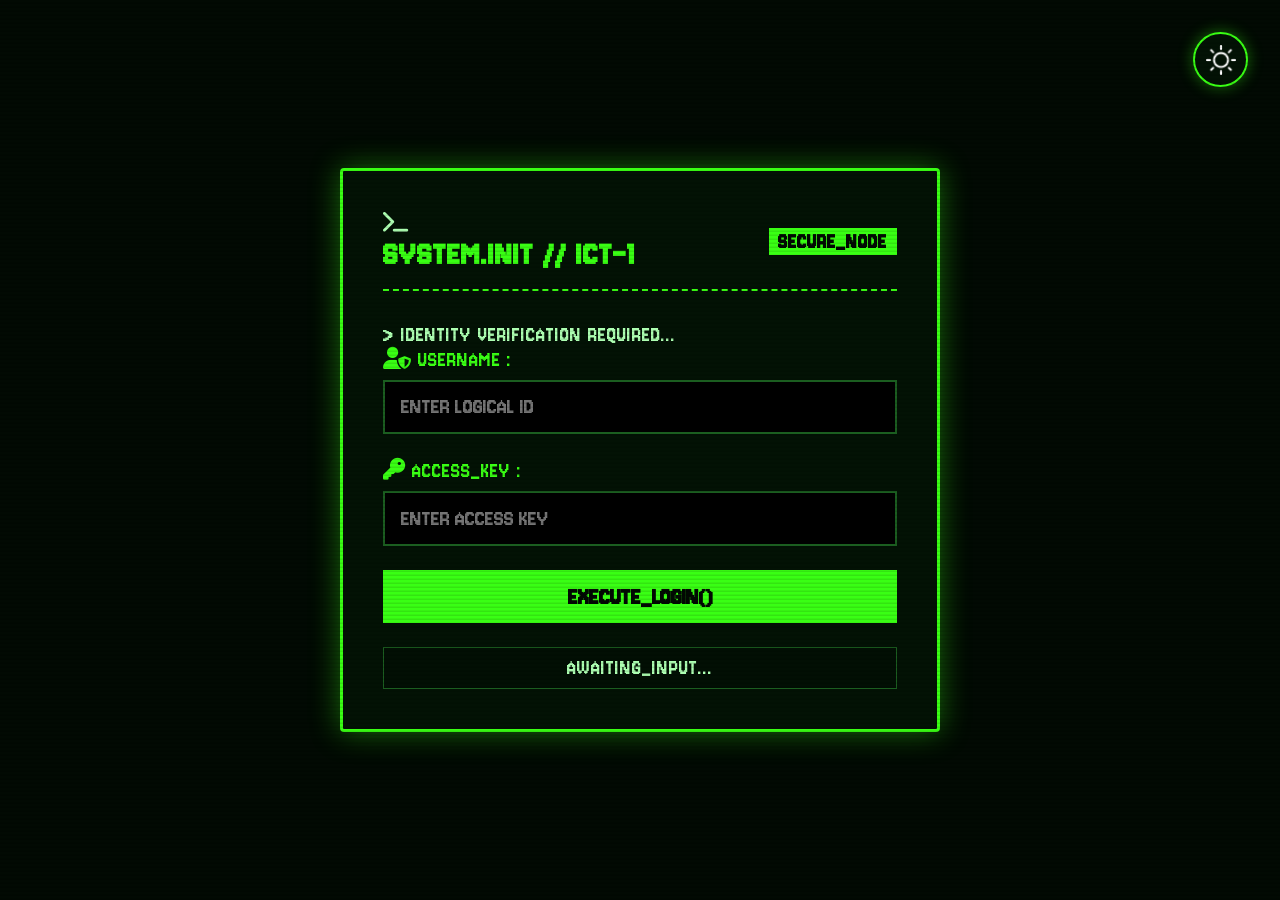
<file: ICT-1-Website/index.html>
<!DOCTYPE html>
<html lang="en" data-theme="dark">
<head>
    <meta charset="UTF-8"/>
    <meta name="viewport" content="width=device-width, initial-scale=1.0"/>
    <title>ICT-1 | Terminal Hub</title>

    <link href="https://fonts.googleapis.com/css2?family=Jersey+10&display=swap" rel="stylesheet">
    <link rel="stylesheet" href="https://cdnjs.cloudflare.com/ajax/libs/font-awesome/6.0.0-beta3/css/all.min.css"/>

    <link rel="stylesheet" href="css/main.css"/>
    <link rel="stylesheet" href="css/animations.css"/>
</head>
<body>

<div class="cyber-grid"></div>
<div class="scanlines"></div>

<canvas id="matrixCanvas"></canvas>

<button id="themeToggle" class="theme-toggle-btn" aria-label="Toggle Interface Mode">
    <img id="toggleIcon" src="assets/sun.png" alt="Theme Icon"/>
</button>

<main class="terminal-card" id="loginCard">
    <header class="terminal-header">
        <div class="matrix-brand">
            <i class="fas fa-terminal"></i>
            <h1 id="terminalTitle">SYSTEM.INIT // ICT-1</h1>
        </div>

        <button id="rosterToggle" class="roster-btn-inline hidden" aria-label="Open Class Roster">
            <img id="rosterIcon" src="assets/users.png" alt="Roster Icon"/>
        </button>

        <span class="status-badge" id="nodeBadge">SECURE_NODE</span>
    </header>

    <section class="login-auth-zone" id="authPanel">
        <div class="terminal-instruction">
            <p class="blink-text">> IDENTITY VERIFICATION REQUIRED...</p>
        </div>

        <div class="cyber-input-group">
            <label for="usernameInput"><i class="fas fa-user-shield"></i> USERNAME :</label>
            <input type="text" id="usernameInput" placeholder="ENTER LOGICAL ID" autocomplete="off"/>
        </div>

        <div class="cyber-input-group">
            <label for="passwordInput"><i class="fas fa-key"></i> ACCESS_KEY :</label>
            <input type="password" id="passwordInput" placeholder="ENTER ACCESS KEY"/>
        </div>

        <button class="cyber-btn" id="loginBtn">
            <span class="btn-glitch-text">EXECUTE_LOGIN()</span>
        </button>

        <div class="terminal-status-output">
            <span id="authStatus">AWAITING_INPUT...</span>
        </div>
    </section>

    <section class="protected-content hidden" id="galleryWrapper">
        <div class="banner-frame">
            <div class="banner-scanline"></div>
            <img src="assets/class_pic.jpg" alt="ICT-1 Master Roster Photo" class="banner-img"/>
            <div class="banner-tag">HOST_NODE_DIRECT: ICT-1_EST_2026</div>
        </div>

        <h2 class="welcome-banner">> ACCESS GRANTED. WELCOME TO THE INNER MATRIX.</h2>
        <div class="events-feed" id="eventsFeed"></div>

        <footer class="controls">
            <button class="cyber-btn-secondary" id="logoutBtn">TERMINATE_SESSION</button>
        </footer>
    </section>

    <section class="roster-zone hidden" id="rosterZone">
        <div class="terminal-instruction">
            <p class="blink-text">> PARSING ARCHIVED STUDENT PROFILES...</p>
        </div>

        <div class="roster-grid" id="rosterGrid"></div>

        <footer class="controls">
            <button class="cyber-btn-secondary" id="backToMainBtn">RETURN_TO_MAIN()</button>
        </footer>
    </section>
</main>

<script type="module" src="js/app.js"></script>
</body>
</html>
</file>
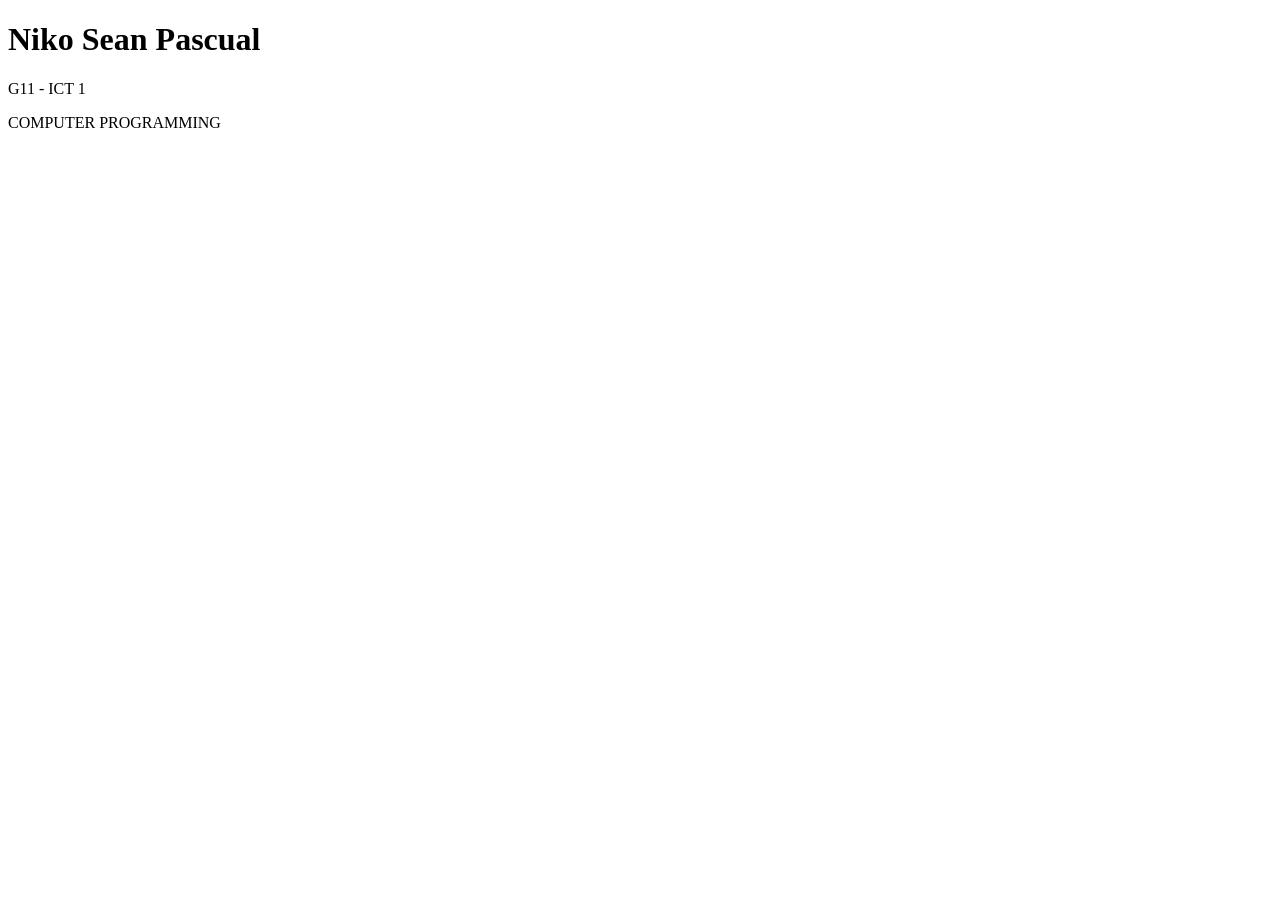
<file: School Project/index.html>
<!DOCTYPE html>
<html lang="en">
<head>
    <meta charset="UTF-8">
    <meta name="viewport" content="width=device-width, initial-scale=1.0">
    <title>Document</title>
</head>
<body>
<h1>Niko Sean Pascual</h1>
<p>G11 - ICT 1</p>
<p>
<p>COMPUTER PROGRAMMING</p>
</body>
</html>
</file>
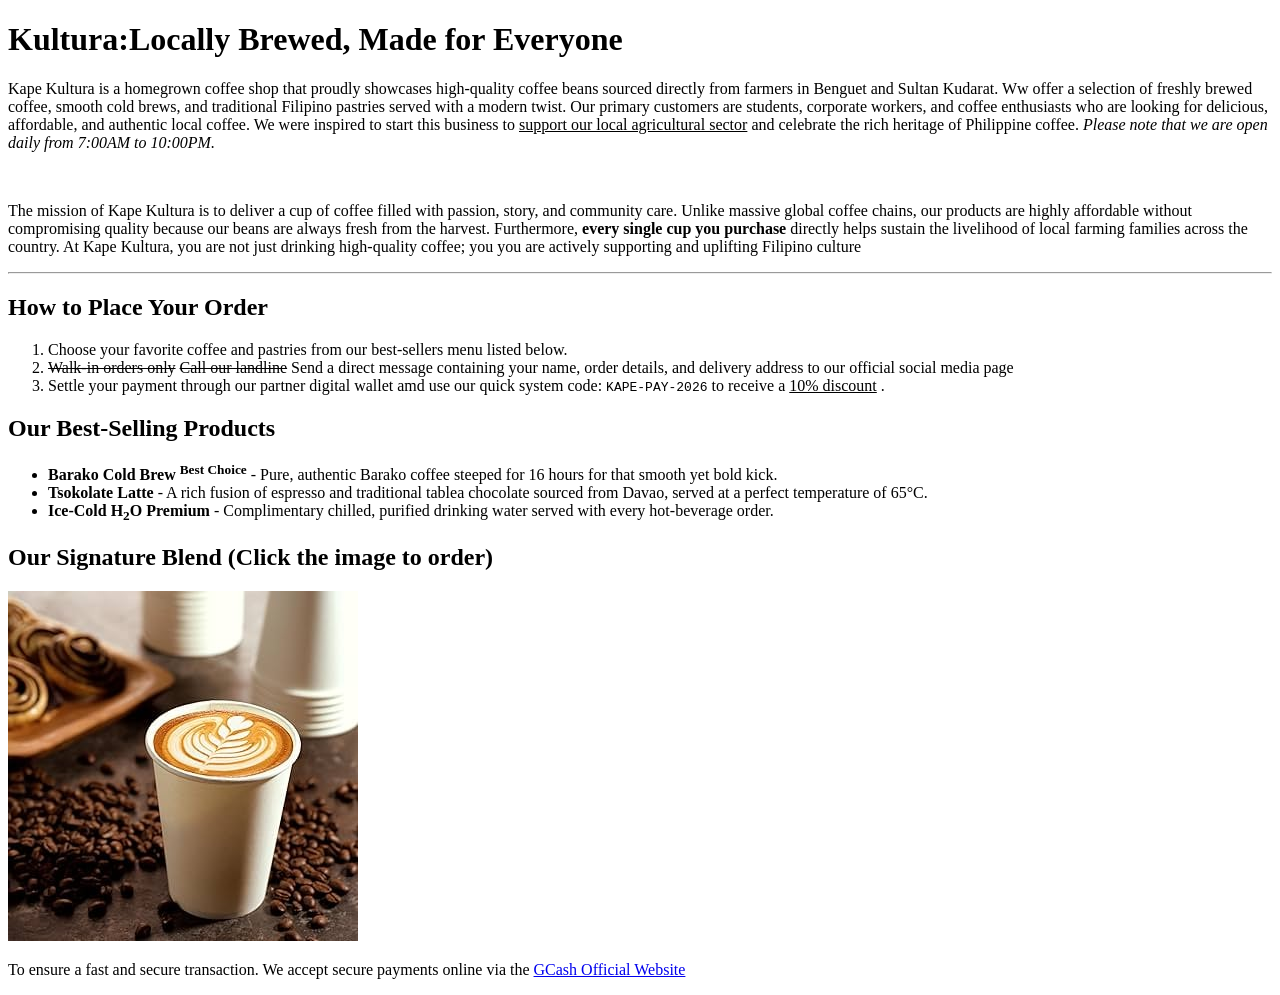
<file: School Project/Pascual_NikoSean.html>
<!DOCTYPE html>
<html lang="en">
<head>
    <meta charset="UTF-8">
    <title>Niko's Project</title>
</head>
<body>
<h1>Kultura:Locally Brewed, Made for Everyone</h1>
<p>Kape Kultura is a homegrown coffee shop that proudly showcases high-quality coffee beans sourced directly from
    farmers in Benguet and Sultan Kudarat. Ww offer a selection of freshly brewed coffee, smooth cold brews, and
    traditional Filipino pastries served with a modern twist. Our primary customers are students, corporate workers,
    and coffee enthusiasts who are looking for delicious, affordable, and authentic local coffee. We were inspired
    to start this business to
    <ins>support our local agricultural sector</ins>
    and celebrate the rich heritage of Philippine coffee.
    <em>Please note that we are open daily from 7:00AM to 10:00PM.</em>
</p>
<br>
<p>The mission of Kape Kultura is to deliver a cup of coffee filled with passion, story, and community care.
    Unlike massive global coffee chains, our products are highly affordable without compromising quality because our
    beans are
    always fresh from the harvest. Furthermore, <b>every single cup you purchase</b> directly helps sustain the
    livelihood
    of local farming families across the country. At Kape Kultura, you are not just drinking high-quality coffee; you
    you are actively supporting and uplifting Filipino culture
</p>
<hr>
<h2>How to Place Your Order</h2>
<ol type="1">
    <li>Choose your favorite coffee and pastries from our best-sellers menu listed below.</li>
    <li>
        <del>Walk-in orders only</del>
        <del>Call our landline</del>
        Send a direct message containing your name, order details, and delivery address to our official social media
        page
    </li>
    <li>Settle your payment through our partner digital wallet amd use our quick system code: <tt>KAPE-PAY-2026</tt> to
        receive a
        <ins>10% discount</ins>
        .
    </li>
</ol>
<h2>Our Best-Selling Products</h2>
<ul>
    <li><b>Barako Cold Brew <sup>Best Choice</sup></b> - Pure, authentic Barako coffee steeped for 16 hours for that
        smooth yet bold kick.
    </li>
    <li><b>Tsokolate Latte</b> - A rich fusion of espresso and traditional tablea chocolate sourced from Davao, served
        at a perfect temperature of 65°C.
    </li>
    <li><b>Ice-Cold H<sub>2</sub>O Premium</b> - Complimentary chilled, purified drinking water served with every
        hot-beverage order.
    </li>
</ul>
<h2>Our Signature Blend (Click the image to order)</h2>
<a href="index.html" target="_blank"><img src="coffee.jpg"></a>
<p>To ensure a fast and secure transaction. We accept secure payments online via the <a href="https://gcash.com/">GCash
    Official
    Website</a></p>
</body>
</html>
</file>
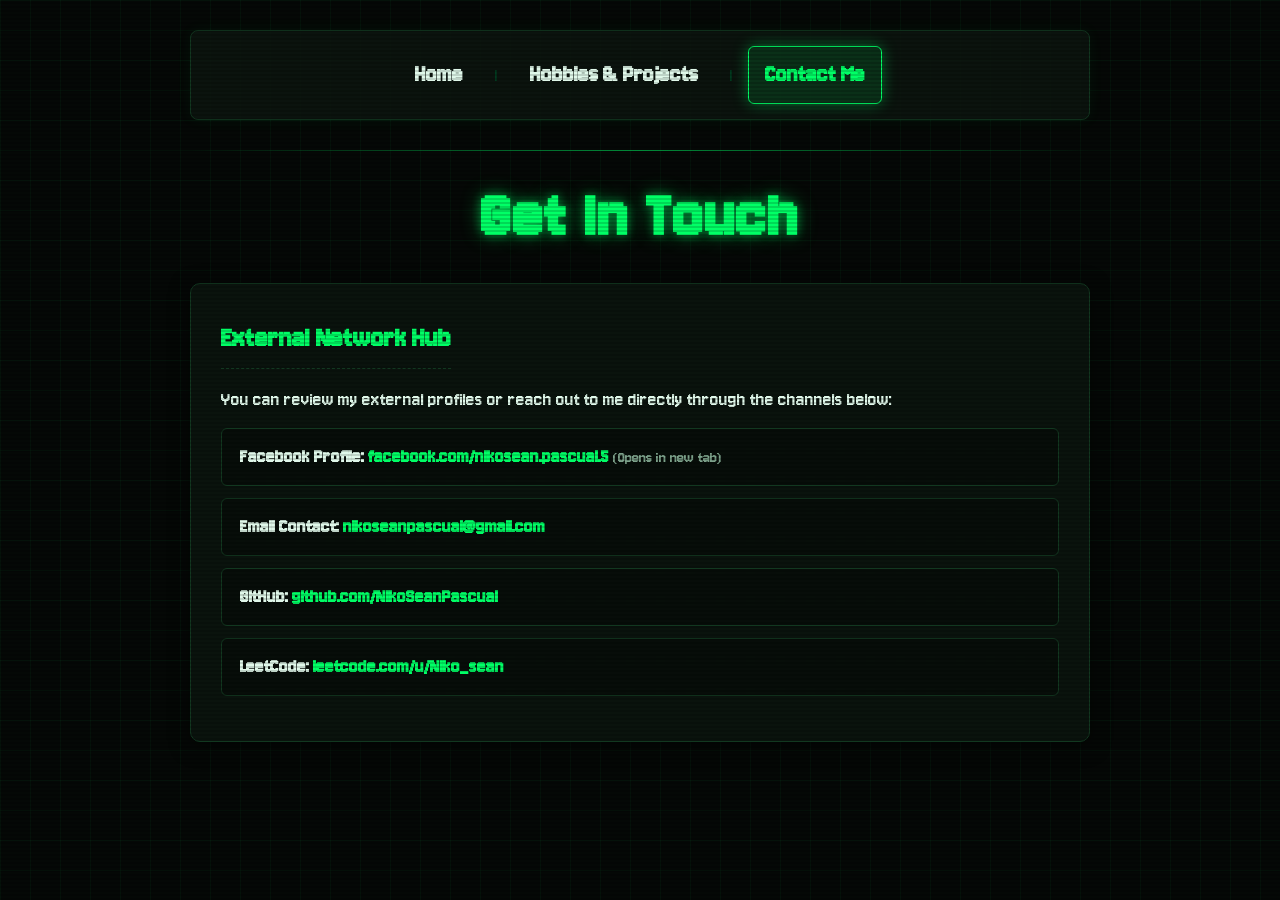
<file: PASCUAL_NIKO_SEAN_DEVFOLIO_1/html/contact.html>
<!DOCTYPE html>
<html lang="en">
<head>
    <meta charset="UTF-8">
    <meta name="viewport" content="width=device-width, initial-scale=1.0">
    <title>Dev-Folio: Contact</title>
    <link rel="stylesheet" href="../css/style.css">
    <link href="https://fonts.googleapis.com/css2?family=Jersey+10&display=swap" rel="stylesheet">
</head>
<body>
<div class="container">

    <nav class="navbar">
        <a href="home.html" target="portfolio-frame">Home</a>
        <span class="nav-divider">|</span>
        <a href="skills.html" target="portfolio-frame">Hobbies & Projects</a>
        <span class="nav-divider">|</span>
        <a href="contact.html" class="active" target="portfolio-frame">Contact Me</a>
    </nav>
    <hr>

    <header class="hero">
        <h1>Get In Touch</h1>
    </header>

    <main class="card">
        <h2>External Network Hub</h2>
        <p>You can review my external profiles or reach out to me directly through the channels below:</p>

        <ul class="contact-list">
            <li>
                <b>Facebook Profile:</b>
                <a href="https://www.facebook.com/nikosean.pascual.5/"
                   target="_blank">facebook.com/nikosean.pascual.5</a>
                <small class="note-muted">(Opens in new tab)</small>
            </li>
            <li>
                <b>Email Contact:</b>
                <a href="mailto:nikoseanpascual@gmail.com">nikoseanpascual@gmail.com</a>
            </li>
            <li>
                <b>GitHub:</b>
                <a href="https://github.com/NikoSeanPascual" target="_blank">github.com/NikoSeanPascual</a>
            </li>
            <li>
                <b>LeetCode:</b>
                <a href="https://leetcode.com/u/Niko_sean/" target="_blank">leetcode.com/u/Niko_sean</a>
            </li>
        </ul>
    </main>

</div>
</body>
</html>
</file>
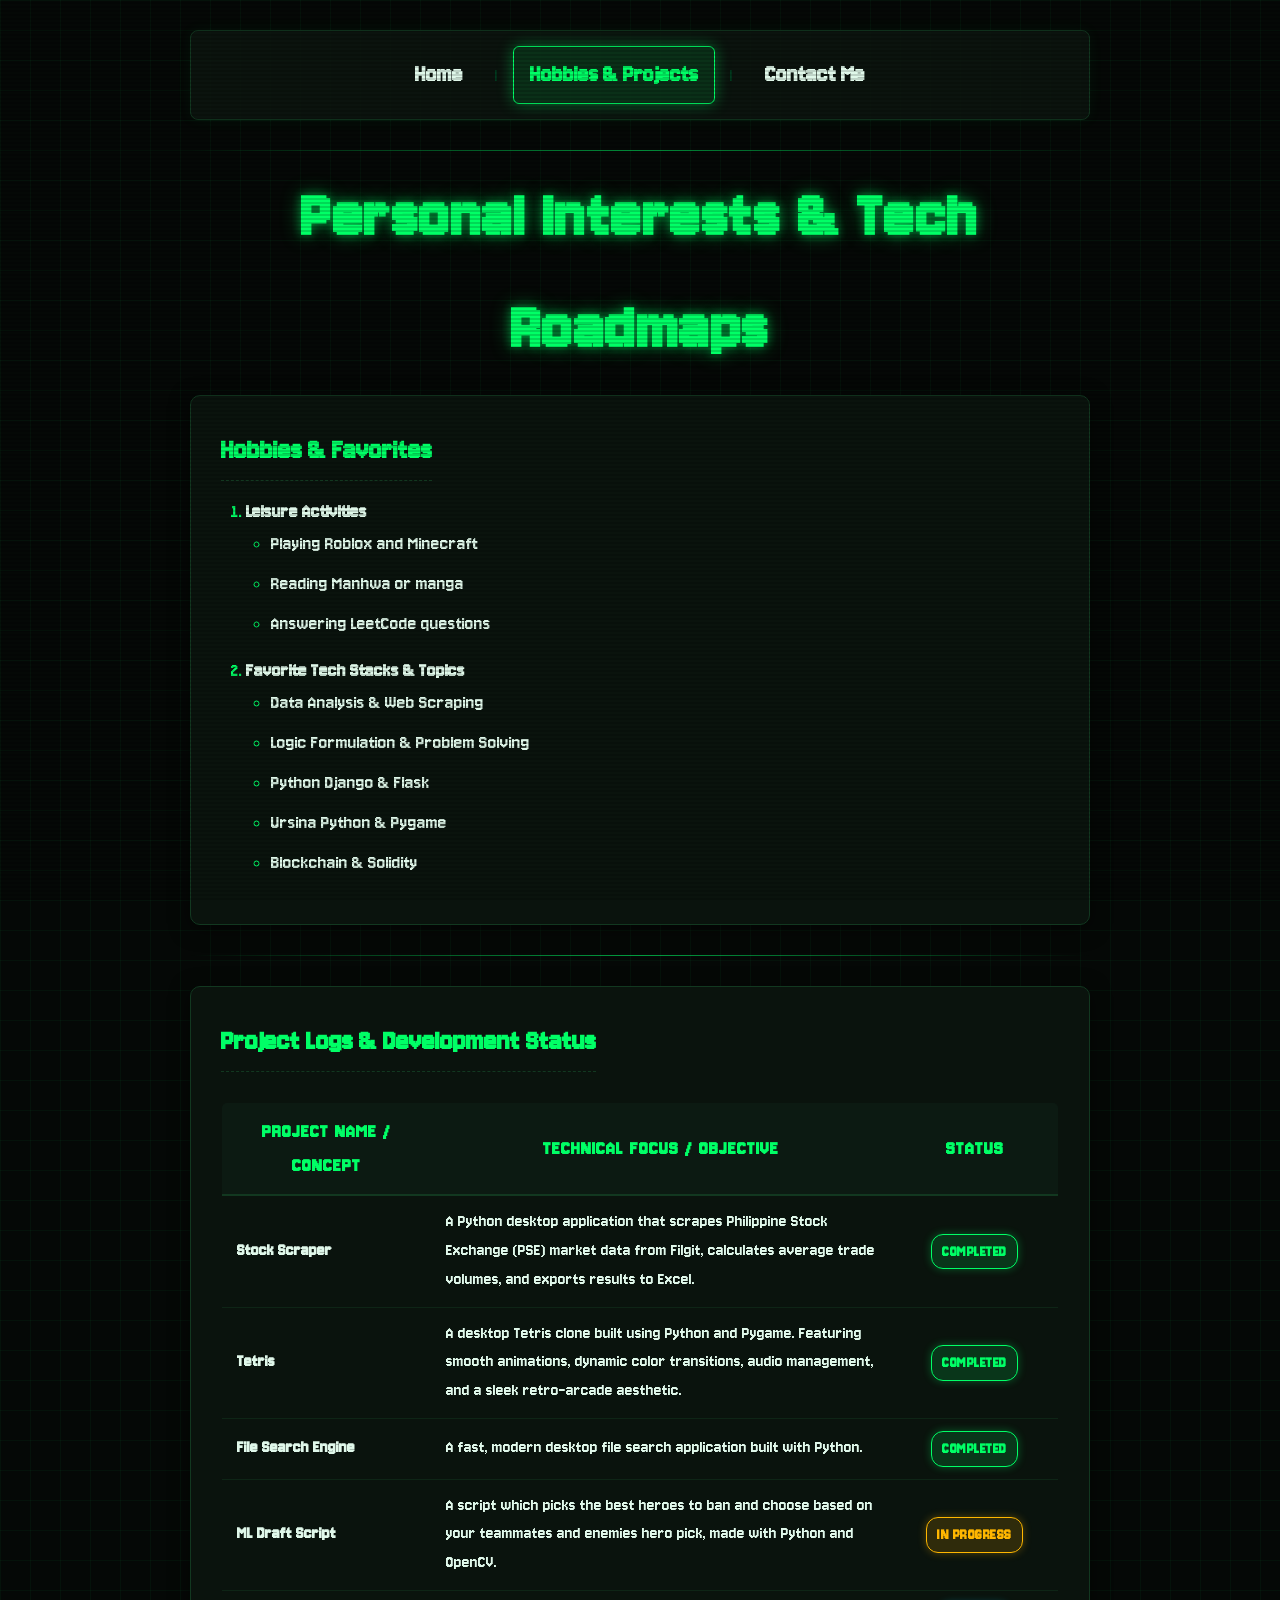
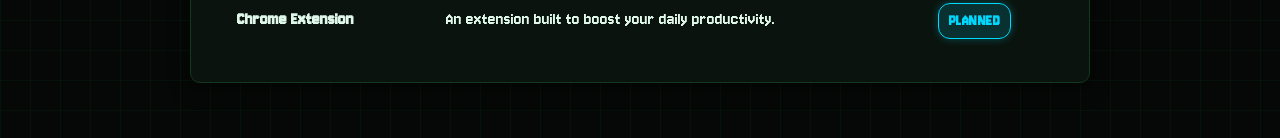
<file: PASCUAL_NIKO_SEAN_DEVFOLIO_1/html/skills.html>
<!DOCTYPE html>
<html lang="en">
<head>
    <meta charset="UTF-8">
    <meta name="viewport" content="width=device-width, initial-scale=1.0">
    <title>Dev-Folio: Hobbies & Projects</title>
    <link rel="stylesheet" href="../css/style.css">
    <link href="https://fonts.googleapis.com/css2?family=Jersey+10&display=swap" rel="stylesheet">
</head>
<body>
<div class="container">

    <nav class="navbar">
        <a href="home.html" target="portfolio-frame">Home</a>
        <span class="nav-divider">|</span>
        <a href="skills.html" class="active" target="portfolio-frame">Hobbies & Projects</a>
        <span class="nav-divider">|</span>
        <a href="contact.html" target="portfolio-frame">Contact Me</a>
    </nav>

    <hr>

    <header class="hero">
        <h1>Personal Interests & Tech Roadmaps</h1>
    </header>

    <section class="card">
        <h2>Hobbies & Favorites</h2>
        <ol>
            <li><b>Leisure Activities</b>
                <ul>
                    <li>Playing Roblox and Minecraft</li>
                    <li>Reading Manhwa or manga</li>
                    <li>Answering LeetCode questions</li>
                </ul>
            </li>
            <li><b>Favorite Tech Stacks & Topics</b>
                <ul>
                    <li>Data Analysis & Web Scraping</li>
                    <li>Logic Formulation & Problem Solving</li>
                    <li>Python Django & Flask</li>
                    <li>Ursina Python & Pygame</li>
                    <li>Blockchain & Solidity</li>
                </ul>
            </li>
        </ol>
    </section>

    <hr>

    <section class="card">
        <h2>Project Logs & Development Status</h2>

        <table class="projects-table">
            <thead>
            <tr>
                <th class="col-name">Project Name / Concept</th>
                <th class="col-desc">Technical Focus / Objective</th>
                <th class="col-status">Status</th>
            </tr>
            </thead>
            <tbody>
            <tr>
                <td><b>Stock Scraper</b></td>
                <td>A Python desktop application that scrapes Philippine Stock Exchange (PSE) market data from Filgit,
                    calculates average trade volumes, and exports results to Excel.
                </td>
                <td class="td-status"><span class="badge badge-completed">Completed</span></td>
            </tr>
            <tr>
                <td><b>Tetris</b></td>
                <td>A desktop Tetris clone built using Python and Pygame. Featuring smooth animations, dynamic color
                    transitions, audio management, and a sleek retro-arcade aesthetic.
                </td>
                <td class="td-status"><span class="badge badge-completed">Completed</span></td>
            </tr>
            <tr>
                <td><b>File Search Engine</b></td>
                <td>A fast, modern desktop file search application built with Python.</td>
                <td class="td-status"><span class="badge badge-completed">Completed</span></td>
            </tr>
            <tr>
                <td><b>ML Draft Script</b></td>
                <td>A script which picks the best heroes to ban and choose based on your teammates and enemies hero
                    pick, made with Python and OpenCV.
                </td>
                <td class="td-status"><span class="badge badge-progress">In Progress</span></td>
            </tr>
            <tr>
                <td><b>Chrome Extension</b></td>
                <td>An extension built to boost your daily productivity.</td>
                <td class="td-status"><span class="badge badge-planned">Planned</span></td>
            </tr>
            </tbody>
        </table>
    </section>

</div>
</body>
</html>
</file>
<file: ICT-1-Website/css/main.css>
:root[data-theme="dark"] {
  --bg-color: #020a03;
  --card-bg: rgba(4, 20, 6, 0.85);
  --accent-color: #39ff14;
  --accent-glow: rgba(57, 255, 20, 0.4);
  --text-color: #adffb2;
  --border-color: #1b5e20;
  --input-bg: #000000;
}

:root[data-theme="light"] {
  --bg-color: #e8f5e9;
  --card-bg: rgba(255, 255, 255, 0.95);
  --accent-color: #1b5e20;
  --accent-glow: rgba(27, 94, 32, 0.2);
  --text-color: #0b290d;
  --border-color: #81c784;
  --input-bg: #f1f8e9;
}

* {
  margin: 0;
  padding: 0;
  box-sizing: border-box;
}

body {
  background-color: var(--bg-color);
  font-family: 'Jersey 10', sans-serif;
  font-size: 1.4rem;
  letter-spacing: 1px;
  color: var(--text-color);
  min-height: 100vh;
  display: flex;
  justify-content: center;
  align-items: center;
  padding: 1.5rem;
  transition: background-color 0.4s ease;
}

/*THEME TOGGLE BUTTON LAYOUT*/
.theme-toggle-btn {
  position: fixed;
  top: 2rem;
  right: 2rem;
  background: var(--card-bg);
  border: 2px solid var(--accent-color);
  border-radius: 50%;
  width: 55px;
  height: 55px;
  cursor: pointer;
  display: flex;
  align-items: center;
  justify-content: center;
  box-shadow: 0 0 15px var(--accent-glow);
  z-index: 100;
  outline: none;
}

.theme-toggle-btn img {
  width: 30px;
  height: 30px;
  object-fit: contain;
  transition: filter 0.3s ease;
}

/*TARGET THE ICON BASED ON THE ACTIVE THEME*/

/*WHEN ROOT THEME IS DARK, INVERT THE SUN ICON TO MAKE IT WHITE*/
:root[data-theme="dark"] #toggleIcon {
  filter: invert(1) brightness(2);
}

/*WHEN ROOT THEME IS LIGHT, KEEP MOON ICON NORMAL*/
:root[data-theme="light"] #toggleIcon {
  filter: none;
}

/*MAIN TERMINAL BOX*/
.terminal-card {
  max-width: 600px;
  width: 100%;
  background: var(--card-bg);
  border: 3px solid var(--accent-color);
  box-shadow: 0 0 30px var(--accent-glow);
  padding: 2.5rem;
  border-radius: 4px;
  backdrop-filter: blur(5px);
  position: relative;
  z-index: 10;
}

.terminal-header {
  display: flex;
  justify-content: space-between;
  align-items: center;
  border-bottom: 2px dashed var(--accent-color);
  padding-bottom: 1rem;
  margin-bottom: 2rem;
}

.matrix-brand h1 {
  font-size: 2.2rem;
  color: var(--accent-color);
}

.status-badge {
  background: var(--accent-color);
  color: var(--bg-color);
  padding: 0.1rem 0.6rem;
  font-weight: bold;
}

/*CYBERPUNK INPUT CONFIGURATIONS*/
.cyber-input-group {
  margin-bottom: 1.5rem;
  display: flex;
  flex-direction: column;
  gap: 0.5rem;
}

.cyber-input-group label {
  color: var(--accent-color);
}

.cyber-input-group input {
  background: var(--input-bg);
  border: 2px solid var(--border-color);
  color: var(--text-color);
  padding: 0.8rem 1rem;
  font-family: 'Jersey 10', sans-serif;
  font-size: 1.5rem;
  outline: none;
  transition: all 0.3s ease;
}

.cyber-input-group input:focus {
  border-color: var(--accent-color);
  box-shadow: 0 0 15px var(--accent-glow);
}

/*ACTION BUTTONS*/
.cyber-btn {
  width: 100%;
  background: var(--accent-color);
  color: var(--bg-color);
  border: none;
  padding: 0.8rem;
  font-family: 'Jersey 10', sans-serif;
  font-size: 1.6rem;
  font-weight: bold;
  cursor: pointer;
  transition: all 0.2s ease;
}

.cyber-btn:hover {
  filter: brightness(1.2);
  box-shadow: 0 0 20px var(--accent-color);
}

.terminal-status-output {
  margin-top: 1.5rem;
  text-align: center;
  border: 1px solid var(--border-color);
  padding: 0.5rem;
  background: rgba(0,0,0,0.2);
}

/*STRUCTURAL UTILITIES*/
.hidden { display: none !important; }

/*SECURE PORTAL HOUSING: POST-LOGIN INTERFACE DESIGNS*/
.protected-content {
  display: flex;
  flex-direction: column;
  gap: 1.5rem;
  animation: UIOnload 0.5s cubic-bezier(0.1, 1, 0.1, 1) forwards;
}

.welcome-banner {
  font-size: 1.8rem;
  color: var(--accent-color);
  border-bottom: 2px dashed var(--border-color);
  padding-bottom: 0.5rem;
  text-shadow: 0 0 10px var(--accent-glow);
}

/*MASTER DATA GRID*/
.matrix-grid {
  display: grid;
  grid-template-columns: repeat(auto-fill, minmax(240px, 1fr));
  gap: 1.5rem;
  margin: 1rem 0;
}

/*DYNAMIC PROFILE CARD */
.student-card {
  background: rgba(0, 0, 0, 0.3);
  border: 2px solid var(--border-color);
  padding: 1.2rem;
  border-radius: 2px;
  transition: all 0.3s ease;
}

.student-card:hover {
  border-color: var(--accent-color);
  box-shadow: 0 0 15px var(--accent-glow);
  transform: translateY(-3px);
}

.card-inner h3 {
  font-size: 1.6rem;
  color: var(--accent-color);
  margin-bottom: 0.2rem;
}

.student-role {
  font-size: 1.1rem;
  opacity: 0.8;
  text-transform: uppercase;
  display: inline-block;
  margin-bottom: 0.8rem;
}

.student-bio {
  font-size: 1.2rem;
  line-height: 1.4;
  margin-bottom: 1rem;
  font-style: italic;
}

/*CONTROL PANEL ACTIONS*/
.controls {
  display: flex;
  justify-content: flex-end;
  border-top: 1px solid var(--border-color);
  padding-top: 1.2rem;
}

.cyber-btn-secondary {
  background: transparent;
  border: 2px solid #ff3333;
  color: #ff3333;
  padding: 0.6rem 1.2rem;
  font-family: 'Jersey 10', sans-serif;
  font-size: 1.4rem;
  cursor: pointer;
  transition: all 0.2s ease;
}

.cyber-btn-secondary:hover {
  background: #ff3333;
  color: #000000;
  box-shadow: 0 0 15px rgba(255, 51, 51, 0.4);
}

/*INTERFACE REVEAL KEYFRAMES*/
@keyframes UIOnload {
  0% { opacity: 0; transform: scale(0.96); }
  100% { opacity: 1; transform: scale(1); }
}

/*WIDESCREEN DASHBOARD & RETRO CHANNEL BANNER FRAME*/

/* EXPANDED TERMINAL CHASSIS MODIFIER CLASS*/
.terminal-card.dashboard-expanded {
  max-width: 950px;
  transition: max-width 0.5s cubic-bezier(0.1, 1, 0.1, 1);
}

.banner-frame {
  position: relative;
  width: 100%;
  height: 220px;
  border: 2px solid var(--border-color);
  background: #000;
  overflow: hidden;
  border-radius: 2px;
  box-shadow: inset 0 0 20px rgba(0, 0, 0, 0.8);
}

.banner-img {
  width: 100%;
  height: 100%;
  object-fit: cover;
  opacity: 0.85;
  filter: grayscale(30%) contrast(110%) brightness(95%);
}

/*SUBTLE HOLOGRAPHIC TINT OVER THE IMAGE*/
.banner-frame::before {
  content: '';
  position: absolute;
  inset: 0;
  background: linear-gradient(rgba(57, 255, 20, 0.08) 50%, transparent 50%);
  background-size: 100% 4px;
  z-index: 2;
  pointer-events: none;
}

/*FLOATING METADATA TERMINAL TAG BADGE*/
.banner-tag {
  position: absolute;
  bottom: 10px;
  right: 10px;
  background: rgba(2, 10, 3, 0.85);
  border: 1px solid var(--accent-color);
  color: var(--accent-color);
  font-size: 1.1rem;
  padding: 0.2rem 0.6rem;
  box-shadow: 0 0 10px var(--accent-glow);
  z-index: 3;
}

/*INLINE HEADER BUTTON & DIRECTORY ARCHITECTURE*/

.roster-btn-inline {
  background: transparent;
  border: 1px solid var(--border-color);
  border-radius: 3px;
  width: 32px;
  height: 32px;
  display: inline-flex;
  align-items: center;
  justify-content: center;
  cursor: pointer;
  margin-right: 0.8rem;
  transition: all 0.2s ease;
  margin-left: auto;
  transition: all 0.2s ease;
}

.roster-btn-inline:hover {
  border-color: var(--accent-color);
  box-shadow: 0 0 10px var(--accent-glow);
  transform: scale(1.05);
}

.roster-btn-inline img {
  width: 18px;
  height: 18px;
  object-fit: contain;
}

/*FORCES THE BLACK IMAGE ASSET TO FLIP TO NEON WHITE IN DARK MODE AUTOMATICALLY*/
:root[data-theme="dark"] #rosterIcon {
  filter: invert(1) brightness(2);
}
:root[data-theme="light"] #rosterIcon {
  filter: none;
}

/*ROSTER DYNAMIC MATRIX GRID CONFIGURATION*/
.roster-grid {
  display: grid;
  grid-template-columns: repeat(auto-fill, minmax(260px, 1fr));
  gap: 1.2rem;
  margin: 1.5rem 0;
  max-height: 55vh;
  overflow-y: auto;
  padding-right: 0.4rem;
}

.roster-card {
  background: rgba(0, 0, 0, 0.4);
  border: 2px solid var(--border-color);
  border-radius: 2px;
  padding: 0.8rem;
  display: flex;
  gap: 1rem;
  align-items: center;
}

.roster-card:hover {
  border-color: var(--accent-color);
  box-shadow: 0 0 12px var(--accent-glow);
}

.roster-avatar {
  width: 75px;
  height: 75px;
  border: 1px solid var(--border-color);
  object-fit: cover;
  background: #000;
}

.roster-info h3 {
  font-size: 1.3rem;
  color: var(--accent-color);
  margin: 0 0 0.2rem 0;
}

.roster-meta {
  font-size: 1.05rem;
  line-height: 1.3;
}

.roster-meta span {
  color: var(--accent-color);
  font-weight: bold;
}

/*CYBERPUNK TERMINAL GLITCH TRANSITION*/
@keyframes terminalWipeGlitch {
  0% {
    opacity: 1;
    transform: scale(1);
    filter: hue-rotate(0deg) brightness(1) contrast(1);
  }
  20% {
    opacity: 0.7;
    transform: scale(0.99) skewX(-6deg);
    filter: hue-rotate(90deg) brightness(1.8) contrast(1.2);
  }
  40% {
    opacity: 0.1;
    transform: scale(0.95) skewX(10deg);
    filter: hue-rotate(180deg) brightness(0.4) contrast(2);
  }
  60% {
    opacity: 0.8;
    transform: scale(1.02) skewX(-3deg);
    filter: hue-rotate(270deg) brightness(2) contrast(1.5);
  }
  80% {
    opacity: 0.3;
    transform: scale(0.97) skewX(4deg);
    filter: hue-rotate(360deg) brightness(0.8) contrast(1);
  }
  100% {
    opacity: 1;
    transform: scale(1);
    filter: hue-rotate(0deg) brightness(1) contrast(1);
  }
}

.terminal-glitch-active {
  animation: terminalWipeGlitch 0.45s cubic-bezier(0.25, 0.46, 0.45, 0.94) both;
}

/* =======================================================
   SOCIAL FEED ARCHITECTURE
   ======================================================= */
.events-feed {
  display: flex;
  flex-direction: column;
  gap: 2rem;
  margin: 1.5rem 0;
  max-height: 55vh;
  overflow-y: auto;
  padding-right: 0.8rem;
}

.event-card {
  background: rgba(0, 0, 0, 0.6);
  border: 1px solid var(--border-color);
  border-radius: 4px;
  padding: 1rem;
  box-shadow: 0 0 10px rgba(0, 255, 0, 0.05);
}

.event-img {
  width: 100%;
  max-height: 500px;
  object-fit: cover;
  border: 1px solid var(--border-color);
  border-radius: 2px;
  margin-bottom: 1rem;
}

.event-caption {
  font-size: 1.2rem;
  color: var(--text-color);
  margin-bottom: 1rem;
  line-height: 1.4;
}

.event-actions {
  display: flex;
  gap: 1.5rem;
  border-top: 1px dashed var(--border-color);
  border-bottom: 1px dashed var(--border-color);
  padding: 0.8rem 0;
  margin-bottom: 1rem;
}

.action-btn {
  background: transparent;
  border: none;
  color: var(--accent-color);
  font-family: inherit;
  font-size: 1.1rem;
  cursor: pointer;
  display: flex;
  align-items: center;
  gap: 0.5rem;
  transition: all 0.2s ease;
}

.action-btn:hover {
  text-shadow: 0 0 8px var(--accent-glow);
  transform: scale(1.05);
}

/* Turns Pink/Red when a post is Liked */
.action-btn.liked {
  color: #ff2a6d;
  text-shadow: 0 0 8px #ff2a6d;
}

.comments-section {
  display: flex;
  flex-direction: column;
  gap: 0.6rem;
}

.comment-item {
  background: rgba(0, 255, 0, 0.05);
  padding: 0.6rem;
  border-left: 2px solid var(--accent-color);
  font-size: 1.05rem;
}

.comment-item strong {
  color: var(--accent-color);
}

.comment-input-group {
  display: flex;
  gap: 0.5rem;
  margin-top: 1rem;
}

.comment-input-group input {
  flex: 1;
  background: rgba(0,0,0,0.8);
  border: 1px solid var(--border-color);
  color: var(--accent-color);
  padding: 0.5rem;
  font-family: inherit;
  font-size: 1.1rem;
}

.comment-input-group input:focus {
  outline: none;
  border-color: var(--accent-glow);
  box-shadow: 0 0 5px var(--accent-glow);
}
</file>
<file: ICT-1-Website/css/animations.css>
/*BLINKING COMMAND LINE*/
.blink-text {
  animation: terminalBlink 1.2s infinite;
}

@keyframes terminalBlink {
  0%, 100% { opacity: 1; }
  50% { opacity: 0.3; }
}

/*THEME TOGGLE BUTTON SPIN*/
.click-spin {
  animation: spinPop 0.5s cubic-bezier(0.175, 0.885, 0.32, 1.275);
}

@keyframes spinPop {
  0% { transform: scale(1) rotate(0deg); }
  50% { transform: scale(1.3) rotate(180deg); }
  100% { transform: scale(1) rotate(360deg); }
}

/*ERROR SHAKE*/
.terminal-error-shake {
  animation: cyberShake 0.4s ease-in-out;
}

@keyframes cyberShake {
  0%, 100% { transform: translateX(0); }
  20%, 60% { transform: translateX(-10px); border-color: #ff3333; }
  40%, 80% { transform: translateX(10px); border-color: #ff3333; }
}
/*BG 3D CYBER GRID ANIMATION*/
.cyber-grid {
  position: fixed;
  bottom: -30%;
  left: -50%;
  width: 200%;
  height: 100vh;
  background-image:
    linear-gradient(to right, var(--accent-color) 1px, transparent 1px),
    linear-gradient(to top, var(--accent-color) 1px, transparent 1px);
  background-size: 50px 50px;
  transform: perspective(600px) rotateX(75deg);
  transform-origin: bottom center;
  animation: gridScroll 2s linear infinite;

  z-index: 0;
  pointer-events: none;
  opacity: 0.15;

  -webkit-mask-image: linear-gradient(to top, rgba(0,0,0,1) 10%, rgba(0,0,0,0) 60%);
  mask-image: linear-gradient(to top, rgba(0,0,0,1) 10%, rgba(0,0,0,0) 60%);
}

@keyframes gridScroll {
  0% { transform: perspective(600px) rotateX(75deg) translateY(0); }
  100% { transform: perspective(600px) rotateX(75deg) translateY(50px); }
}

/*BG RETRO CRT SCANLINES ANIMATION*/
.scanlines {
  position: fixed;
  inset: 0;
  background: repeating-linear-gradient(
    to bottom,
    transparent,
    transparent 2px,
    rgba(0, 0, 0, 0.1) 3px,
    rgba(0, 0, 0, 0.1) 4px
  );
  pointer-events: none;
  z-index: 9999;
}

#matrixCanvas {
  position: fixed;
  top: 0;
  left: 0;
  width: 100vw;
  height: 100vh;
  z-index: 1;
  pointer-events: none;
  opacity: 0.4;
}
</file>
<file: PASCUAL_NIKO_SEAN_DEVFOLIO_1/css/style.css>
:root {
    --bg-color: #050806;
    --panel-bg: rgba(12, 22, 16, 0.85);
    --border-color: #123820;
    --primary-green: #00ff66;
    --dark-green: #003b1f;
    --neon-glow: rgba(0, 255, 102, 0.4);
    --text-main: #e0f8ea;
    --text-muted: #7ca18a;
    --amber-gold: #ffb700;
    --cyan-blue: #00d9ff;
}

* {
    box-sizing: border-box;
    margin: 0;
    padding: 0;
}

html, body {
    background-color: var(--bg-color);
    color: var(--text-main);
    font-family: "Jersey 10", cursive;
    line-height: 1.6;
    min-height: 100vh;
}

body.shell-body {
    width: 100%;
    height: 100vh;
    overflow: hidden;
    padding: 0;
}

.portfolio-iframe {
    width: 100%;
    height: 100%;
    border: none;
    display: block;
}

.global-audio-player {
    position: fixed;
    top: 15px;
    right: 25px;
    z-index: 9999;
    background: var(--panel-bg);
    border: 1px solid var(--border-color);
    padding: 8px 14px;
    border-radius: 20px;
    box-shadow: 0 0 15px rgba(0, 255, 102, 0.3);
    display: flex;
    align-items: center;
    gap: 10px;
    backdrop-filter: blur(5px);
}

.audio-label {
    font-size: 16px;
    color: var(--primary-green);
    text-transform: uppercase;
    letter-spacing: 1px;
}

.global-audio-player audio {
    height: 30px;
    width: 180px;
    filter: sepia(100%) hue-rotate(85deg) saturate(400%) contrast(1.2);
}

body:not(.shell-body) {
    background-image:
        linear-gradient(rgba(0, 255, 102, 0.04) 1px, transparent 1px),
        linear-gradient(90deg, rgba(0, 255, 102, 0.04) 1px, transparent 1px);
    background-size: 30px 30px;
    padding: 30px 15px;
    animation: gridScroll 25s linear infinite, pageFadeIn 0.8s ease-out;
}

body::before {
    content: " ";
    display: block;
    position: fixed;
    top: 0; left: 0; bottom: 0; right: 0;
    background: linear-gradient(rgba(18, 16, 16, 0) 50%, rgba(0, 0, 0, 0.25) 50%);
    background-size: 100% 4px;
    z-index: 999;
    pointer-events: none;
    opacity: 0.6;
}

.container {
    max-width: 900px;
    margin: 0 auto;
}

hr {
    border: none;
    height: 1px;
    background: linear-gradient(90deg, transparent, var(--primary-green), transparent);
    margin: 30px 0;
    opacity: 0.6;
}

.navbar {
    display: flex;
    justify-content: center;
    align-items: center;
    gap: 15px;
    background: var(--panel-bg);
    padding: 15px 25px;
    border-radius: 8px;
    border: 1px solid var(--border-color);
    box-shadow: 0 0 15px rgba(0, 255, 102, 0.05);
}

.navbar a {
    color: var(--text-main);
    text-decoration: none;
    font-weight: bold;
    font-size: 25px;
    padding: 8px 16px;
    border-radius: 6px;
    border: 1px solid transparent;
    transition: all 0.3s ease;
    position: relative;
}

.navbar a:hover {
    color: var(--primary-green);
    border-color: var(--primary-green);
    background: rgba(0, 255, 102, 0.08);
    box-shadow: 0 0 12px var(--neon-glow);
    transform: translateY(-2px);
}

.navbar a.active {
    color: var(--primary-green);
    background: rgba(0, 255, 102, 0.12);
    border: 1px solid var(--primary-green);
    box-shadow: 0 0 15px var(--neon-glow);
    animation: activePulse 2.5s infinite alternate;
}

.navbar .nav-divider {
    color: var(--dark-green);
    user-select: none;
}

.hero {
    text-align: center;
    margin: -20px 0 10px;
    animation: slideUp 0.8s ease-out;
}

.hero h1 {
    font-size: 70px;
    color: var(--primary-green);
    text-shadow: 0 0 10px var(--neon-glow), 0 0 20px var(--neon-glow);
    letter-spacing: 1.5px;
    animation: pulseGlow 3s infinite alternate;
}

.hero .subtitle {
    font-size: 25px;
    color: #ffffff;
    margin-top: 5px;
}

.hero .tagline {
    color: var(--text-muted);
    font-size: 17px;
    margin-top: 4px;
}

.profile-wrapper {
    display: flex;
    justify-content: center;
    margin: 20px 0;
    animation: slideUp 0.9s ease-out;
}

.profile-img {
    width: 160px;
    height: 160px;
    object-fit: cover;
    border-radius: 50%;
    border: 3px solid var(--primary-green);
    box-shadow: 0 0 20px var(--neon-glow);
    animation: float 4s ease-in-out infinite;
    transition: transform 0.3s ease, box-shadow 0.3s ease;
}

.profile-img:hover {
    transform: scale(1.08) rotate(3deg);
    box-shadow: 0 0 35px rgba(0, 255, 102, 0.8);
}

.card {
    background: var(--panel-bg);
    border: 1px solid var(--border-color);
    border-radius: 10px;
    padding: 30px;
    margin-bottom: 25px;
    box-shadow: 0 4px 20px rgba(0, 0, 0, 0.5);
    backdrop-filter: blur(5px);
    animation: slideUp 1s cubic-bezier(0.16, 1, 0.3, 1);
    transition: border-color 0.3s ease, box-shadow 0.3s ease, transform 0.3s ease;
}

.card:hover {
    border-color: var(--primary-green);
    box-shadow: 0 0 20px rgba(0, 255, 102, 0.15);
    transform: translateY(-2px);
}

h2, h3 {
    font-size: 30px;
    color: var(--primary-green);
    margin-bottom: 15px;
    border-bottom: 1px dashed var(--border-color);
    padding-bottom: 6px;
    display: inline-block;
    transition: border-color 0.3s ease;
}

.card:hover h2, .card:hover h3 {
    border-bottom-color: var(--primary-green);
}

p {
    font-size: 20px;
    margin-bottom: 12px;
    color: var(--text-main);
}

ul, ol {
    font-size: 20px;
    padding-left: 25px;
    margin-bottom: 15px;
}

li {
    margin-bottom: 8px;
    color: var(--text-main);
    transition: transform 0.2s ease, color 0.2s ease;
}

li:hover {
    transform: translateX(4px);
    color: #ffffff;
}

li::marker {
    color: var(--primary-green);
}

.projects-table {
    width: 100%;
    border-collapse: collapse;
    margin-top: 15px;
    overflow: hidden;
    border-radius: 6px;
    border: 1px solid var(--border-color);
}

.projects-table th {
    background-color: #0c1a12;
    color: var(--primary-green);
    text-transform: uppercase;
    font-size: 21px;
    letter-spacing: 1px;
    padding: 12px;
    border-bottom: 2px solid var(--border-color);
}

.projects-table td {
    padding: 12px 15px;
    border-bottom: 1px solid rgba(18, 56, 32, 0.5);
    font-size: 18px;
    transition: background-color 0.3s ease;
}

.col-name { width: 25%; }
.col-desc { width: 55%; }
.col-status { width: 20%; text-align: center; }
.td-status { text-align: center; }

.projects-table tr:hover {
    background-color: rgba(0, 255, 102, 0.05);
}

.badge {
    display: inline-block;
    padding: 4px 10px;
    border-radius: 12px;
    font-size: 16px;
    font-weight: bold;
    text-transform: uppercase;
    letter-spacing: 0.5px;
}

.badge-completed {
    background-color: rgba(0, 255, 102, 0.15);
    color: var(--primary-green);
    border: 1px solid var(--primary-green);
    box-shadow: 0 0 8px rgba(0, 255, 102, 0.3);
}

.badge-progress {
    background-color: rgba(255, 183, 0, 0.15);
    color: var(--amber-gold);
    border: 1px solid var(--amber-gold);
    box-shadow: 0 0 8px rgba(255, 183, 0, 0.3);
    animation: badgeBlink 1.5s infinite alternate;
}

.badge-planned {
    background-color: rgba(0, 217, 255, 0.15);
    color: var(--cyan-blue);
    border: 1px solid var(--cyan-blue);
    box-shadow: 0 0 8px rgba(0, 217, 255, 0.3);
}

.contact-list {
    list-style: none;
    padding: 0;
}

.contact-list li {
    background: rgba(0, 0, 0, 0.3);
    margin-bottom: 12px;
    padding: 12px 18px;
    border-radius: 6px;
    border: 1px solid var(--border-color);
    transition: all 0.3s ease;
}

.contact-list li:hover {
    border-color: var(--primary-green);
    transform: translateX(6px);
    background: rgba(0, 255, 102, 0.05);
    box-shadow: 0 0 12px rgba(0, 255, 102, 0.1);
}

.contact-list a {
    color: var(--primary-green);
    text-decoration: none;
    font-weight: bold;
    transition: color 0.2s, text-shadow 0.2s;
}

.contact-list a:hover {
    text-decoration: underline;
    text-shadow: 0 0 8px var(--neon-glow);
}

.note-muted {
    color: var(--text-muted);
}
/*tanggalin mo po to para mataggal yung video*/
.video-card {
    background: var(--panel-bg);
    border: 1px solid var(--border-color);
    border-radius: 10px;
    padding: 30px;
    margin-bottom: 25px;
    box-shadow: 0 4px 20px rgba(0, 0, 0, 0.5);
    backdrop-filter: blur(5px);
    animation: slideUp 1s cubic-bezier(0.16, 1, 0.3, 1);
    display: flex;
    align-items: center;
    gap: 25px;
    transition: border-color 0.3s ease, box-shadow 0.3s ease, transform 0.3s ease;
}

.video-card p {
    flex: 1;
    margin: 0;
    line-height: 1.4;
    font-size: 26px;
    text-align: justify;
}

.video-wrapper {
    flex: 0 0 380px;
    max-width: 100%;
    position: relative;
}

.video-wrapper video {
    width: 100%;
    height: auto;
    border-radius: 8px;
    border: 2px solid var(--dark-green);
    background-color: #000;
    box-shadow: 0 0 15px rgba(0, 0, 0, 0.8), 0 0 15px inset rgba(0, 255, 102, 0.1);
    transition: all 0.3s ease;
    display: block;
}

.video-card:hover {
    border-color: var(--primary-green);
    box-shadow: 0 0 20px rgba(0, 255, 102, 0.15);
}

.video-card:hover .video-wrapper video {
    border-color: var(--primary-green);
    box-shadow: 0 0 25px var(--neon-glow);
}
@media (max-width: 768px) {
    .video-card {
        flex-direction: column;
        text-align: center;
    }
    .video-card p {
        text-align: center;
        font-size: 22px;
    }
    .video-wrapper {
        flex: 1 1 auto;
        width: 100%;
    }
}
/*hanggang dito*/

html::before, html::after {
    content: "";
    position: fixed;
    width: 400px;
    height: 400px;
    border-radius: 50%;
    filter: blur(120px);
    z-index: -1;
    opacity: 0.35;
    pointer-events: none;
    animation: floatOrbs 15s infinite alternate ease-in-out;
}

html::before {
    background: var(--primary-green);
    top: -10%; left: -10%;
}

html::after {
    background: var(--dark-green);
    bottom: -10%; right: -10%;
    animation-delay: -7.5s;
    animation-direction: alternate-reverse;
}

@keyframes gridScroll {
    0% { background-position: 0 0; }
    100% { background-position: 30px 30px; }
}

@keyframes activePulse {
    0% {
        box-shadow: 0 0 8px rgba(0, 255, 102, 0.3), inset 0 0 4px rgba(0, 255, 102, 0.2);
    }
    100% {
        box-shadow: 0 0 18px rgba(0, 255, 102, 0.7), inset 0 0 8px rgba(0, 255, 102, 0.4);
    }
}

@keyframes pageFadeIn {
    from {
        opacity: 0;
        transform: translateY(15px);
    }
    to {
        opacity: 1;
        transform: translateY(0);
    }
}

@keyframes slideUp {
    from {
        opacity: 0;
        transform: translateY(20px);
    }
    to {
        opacity: 1;
        transform: translateY(0);
    }
}

@keyframes float {
    0%, 100% { transform: translateY(0px); }
    50% { transform: translateY(-10px); }
}

@keyframes pulseGlow {
    0% { text-shadow: 0 0 8px var(--neon-glow); }
    100% { text-shadow: 0 0 18px var(--primary-green), 0 0 28px var(--neon-glow); }
}

@keyframes badgeBlink {
    0% { box-shadow: 0 0 4px rgba(255, 183, 0, 0.2); }
    100% { box-shadow: 0 0 12px rgba(255, 183, 0, 0.7); }
}

@keyframes floatOrbs {
    0% { transform: translate(0, 0) scale(1); }
    100% { transform: translate(30vw, 30vh) scale(1.5); }
}
</file>
